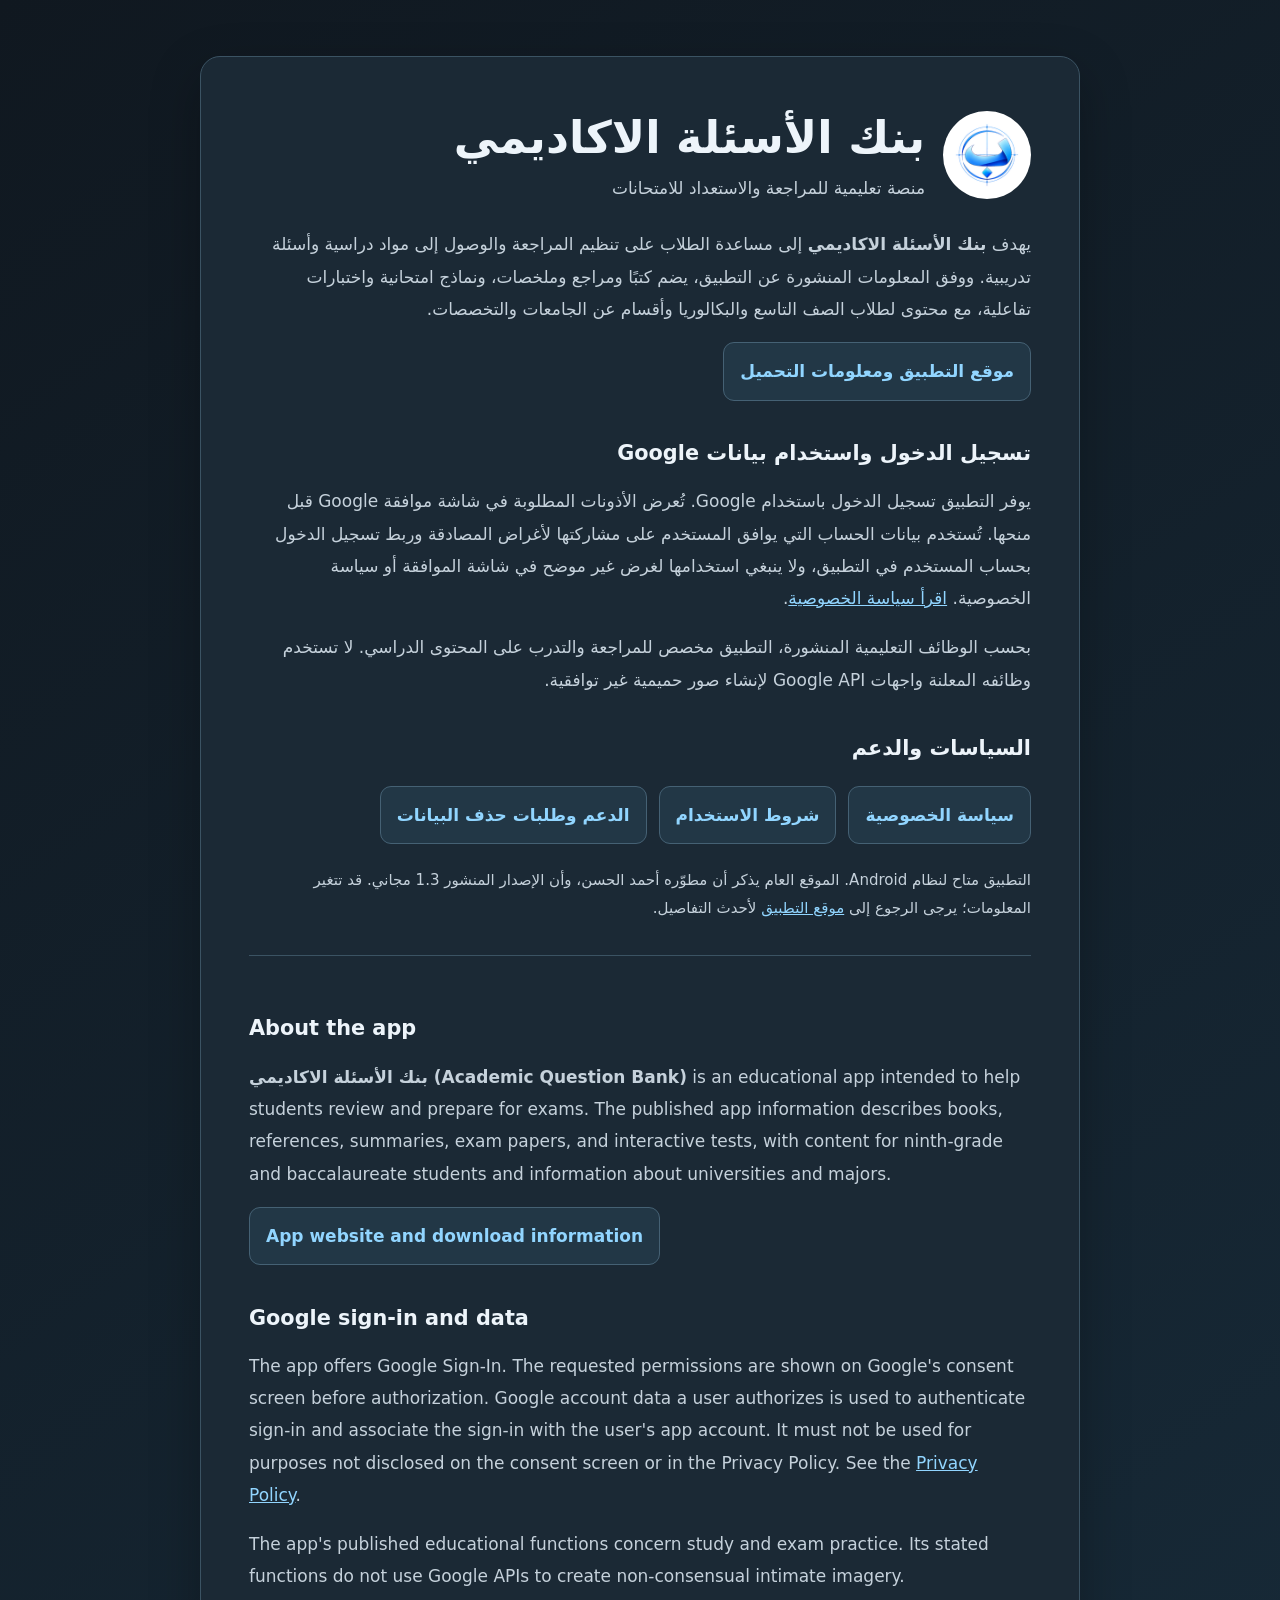
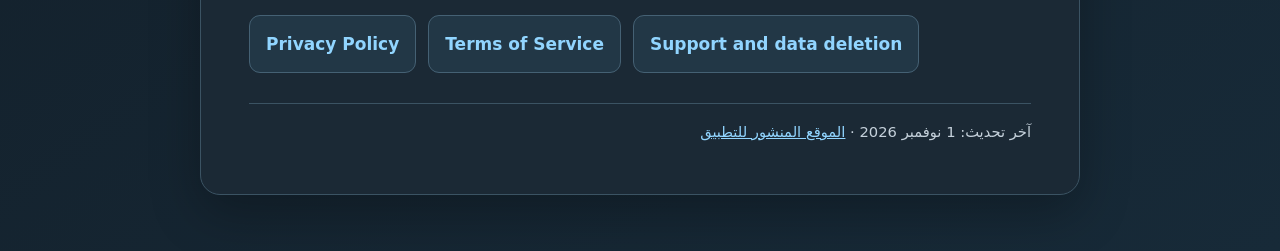
<file: index.html>
<!doctype html>
<html lang="ar" dir="rtl"><head><meta charset="utf-8"><meta name="viewport" content="width=device-width,initial-scale=1"><meta name="google-site-verification" content="xppx47nqivsazatY1pl3DS8NKEHltFg70wa44VmOESo"><meta name="description" content="بنك الأسئلة الاكاديمي تطبيق تعليمي لمساعدة الطلاب على المراجعة والتدرب على الأسئلة والاختبارات."><meta name="theme-color" content="#101820"><title>بنك الأسئلة الاكاديمي | الموقع الرسمي</title><link rel="icon" href="assets/app-logo.png"><link rel="stylesheet" href="assets/site.css"></head><body><main><article class="card"><header class="brand"><img class="logo" src="assets/app-logo.png" alt="شعار بنك الأسئلة الاكاديمي"><div><h1>بنك الأسئلة الاكاديمي</h1><p class="brand-label">منصة تعليمية للمراجعة والاستعداد للامتحانات</p></div></header><p>يهدف <strong>بنك الأسئلة الاكاديمي</strong> إلى مساعدة الطلاب على تنظيم المراجعة والوصول إلى مواد دراسية وأسئلة تدريبية. ووفق المعلومات المنشورة عن التطبيق، يضم كتبًا ومراجع وملخصات، ونماذج امتحانية واختبارات تفاعلية، مع محتوى لطلاب الصف التاسع والبكالوريا وأقسام عن الجامعات والتخصصات.</p><p><a class="button" href="https://aqb-beta.vercel.app/">موقع التطبيق ومعلومات التحميل</a></p><h2>تسجيل الدخول واستخدام بيانات Google</h2><p>يوفر التطبيق تسجيل الدخول باستخدام Google. تُعرض الأذونات المطلوبة في شاشة موافقة Google قبل منحها. تُستخدم بيانات الحساب التي يوافق المستخدم على مشاركتها لأغراض المصادقة وربط تسجيل الدخول بحساب المستخدم في التطبيق، ولا ينبغي استخدامها لغرض غير موضح في شاشة الموافقة أو سياسة الخصوصية. <a href="privacy.html">اقرأ سياسة الخصوصية</a>.</p><p>بحسب الوظائف التعليمية المنشورة، التطبيق مخصص للمراجعة والتدرب على المحتوى الدراسي. لا تستخدم وظائفه المعلنة واجهات Google API لإنشاء صور حميمية غير توافقية.</p><h2>السياسات والدعم</h2><nav class="links" aria-label="روابط السياسات والدعم"><a href="privacy.html">سياسة الخصوصية</a><a href="terms.html">شروط الاستخدام</a><a href="support.html">الدعم وطلبات حذف البيانات</a></nav><p class="small">التطبيق متاح لنظام Android. الموقع العام يذكر أن مطوّره أحمد الحسن، وأن الإصدار المنشور 1.3 مجاني. قد تتغير المعلومات؛ يرجى الرجوع إلى <a href="https://aqb-beta.vercel.app/">موقع التطبيق</a> لأحدث التفاصيل.</p><div class="en" lang="en"><h2>About the app</h2><p><strong>بنك الأسئلة الاكاديمي (Academic Question Bank)</strong> is an educational app intended to help students review and prepare for exams. The published app information describes books, references, summaries, exam papers, and interactive tests, with content for ninth-grade and baccalaureate students and information about universities and majors.</p><p><a class="button" href="https://aqb-beta.vercel.app/">App website and download information</a></p><h2>Google sign-in and data</h2><p>The app offers Google Sign-In. The requested permissions are shown on Google's consent screen before authorization. Google account data a user authorizes is used to authenticate sign-in and associate the sign-in with the user's app account. It must not be used for purposes not disclosed on the consent screen or in the Privacy Policy. See the <a href="privacy.html">Privacy Policy</a>.</p><p>The app's published educational functions concern study and exam practice. Its stated functions do not use Google APIs to create non-consensual intimate imagery.</p><nav class="links"><a href="privacy.html">Privacy Policy</a><a href="terms.html">Terms of Service</a><a href="support.html">Support and data deletion</a></nav></div><footer>آخر تحديث: 1 نوفمبر 2026 · <a href="https://aqb-beta.vercel.app/">الموقع المنشور للتطبيق</a></footer></article></main></body></html>
</file>
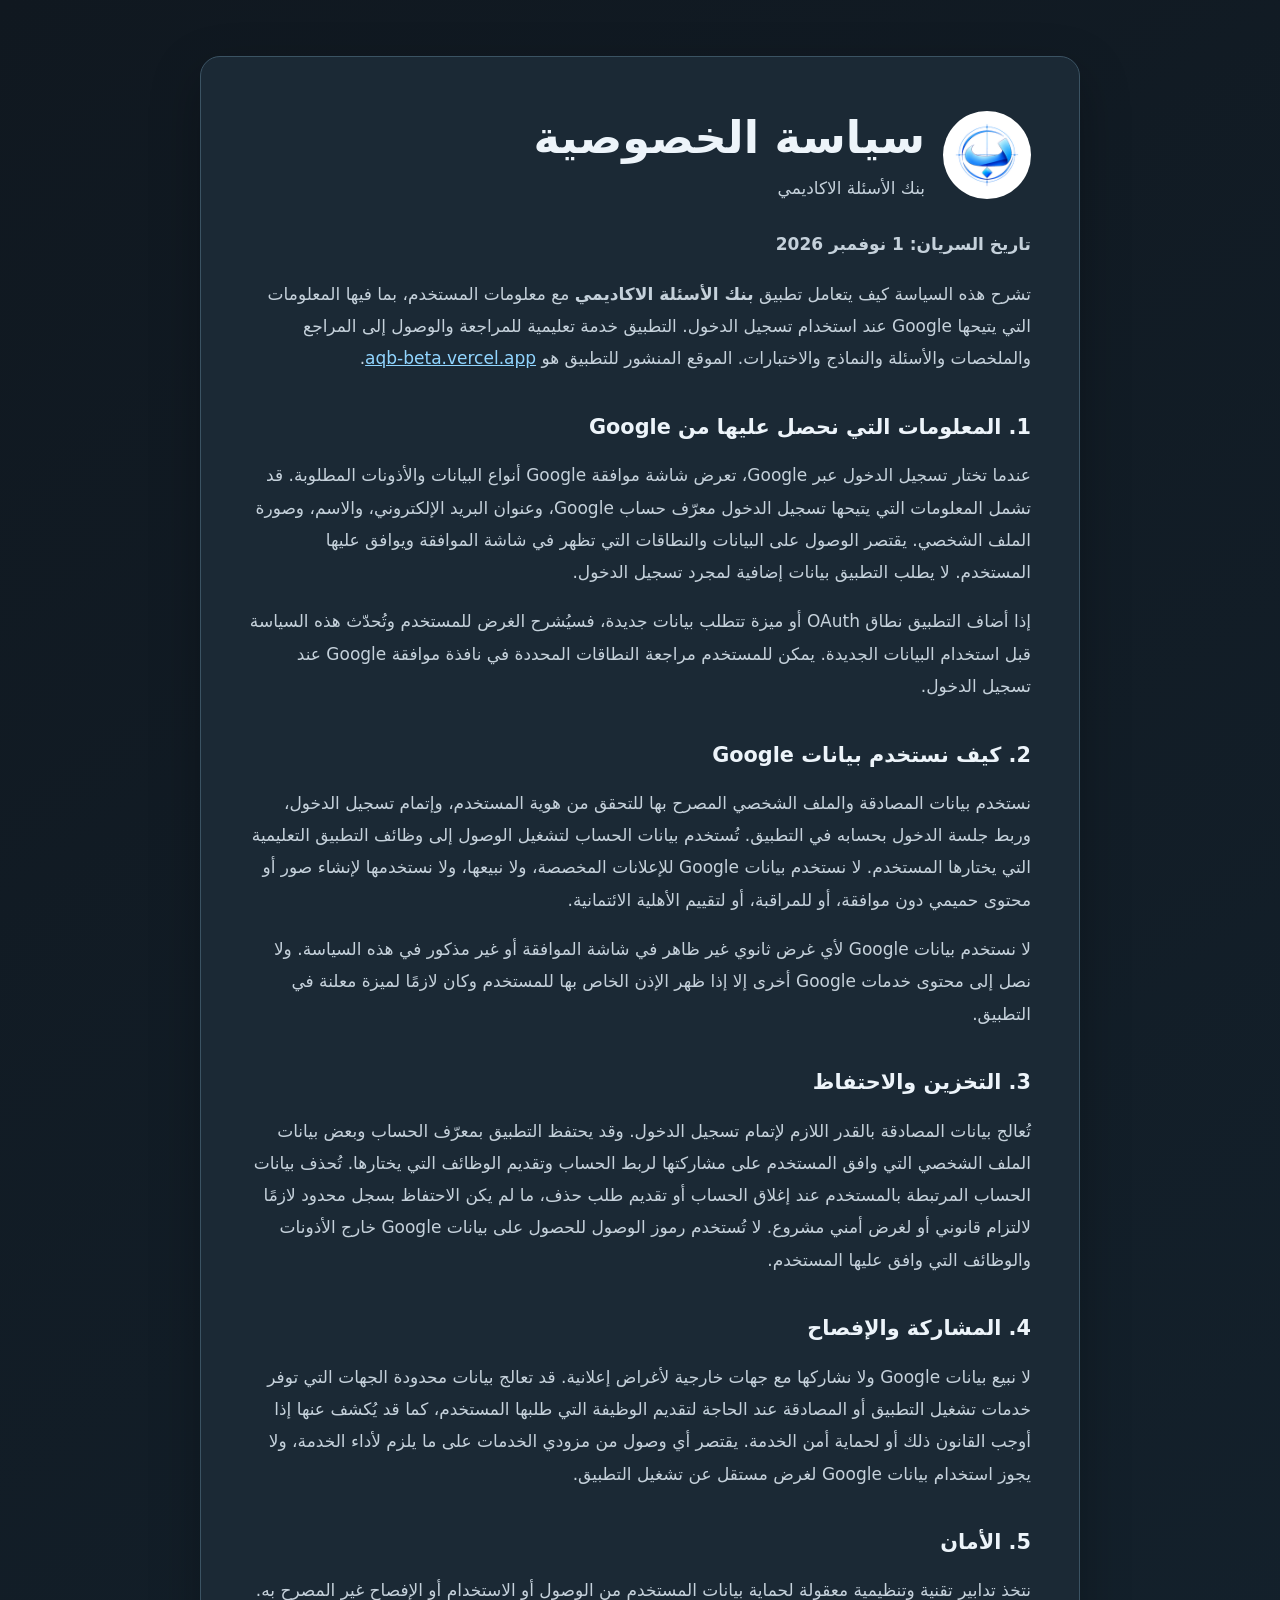
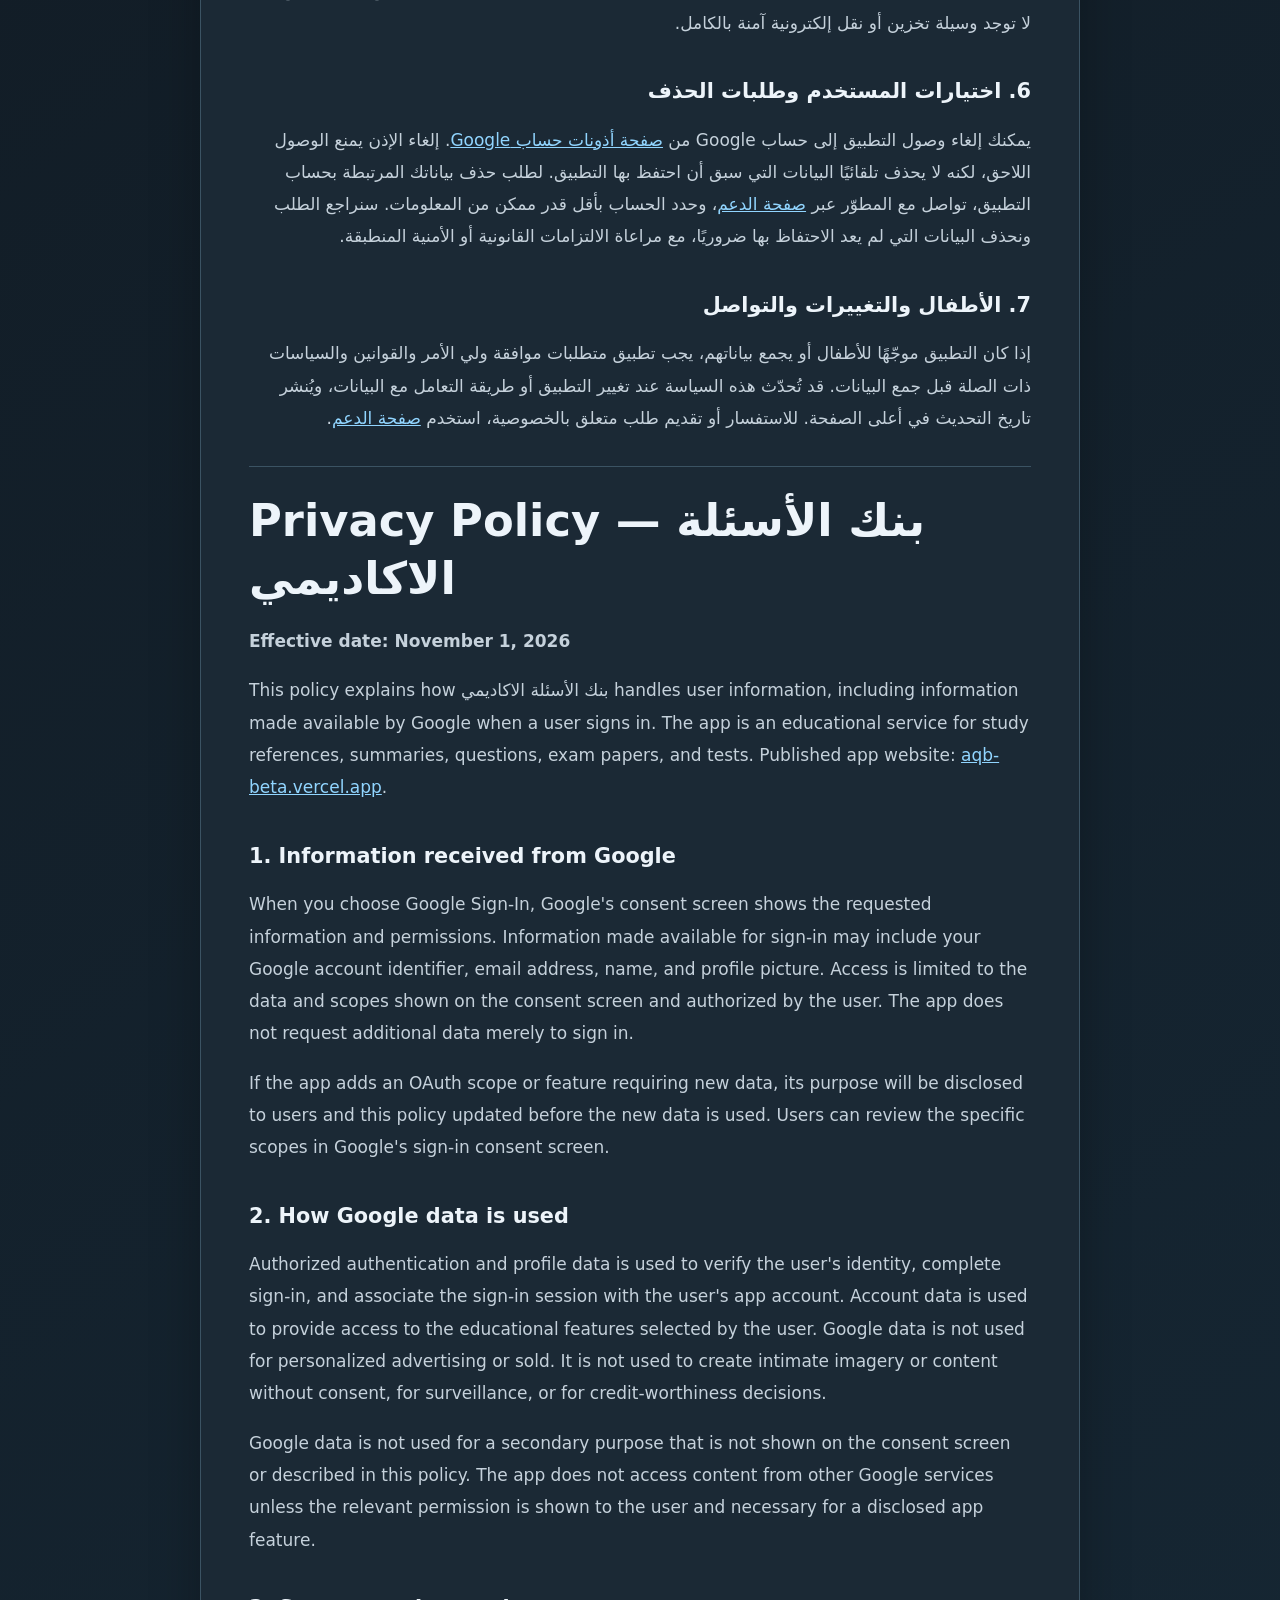
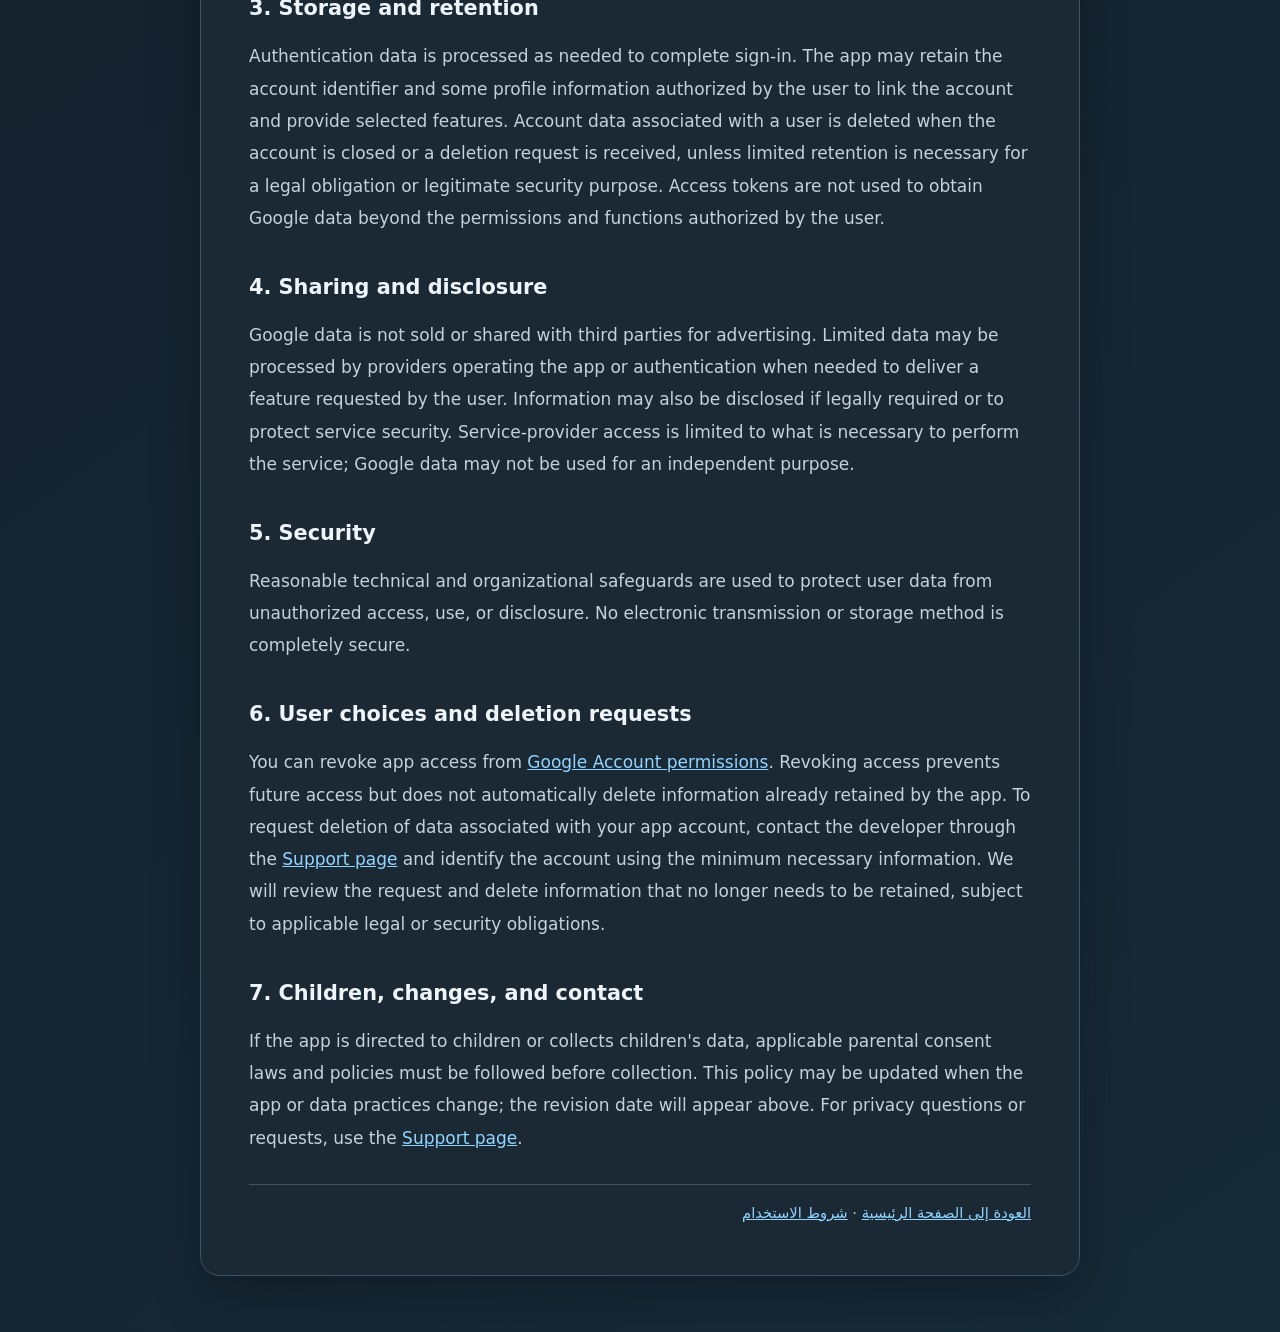
<file: privacy.html>
<!doctype html>
<html lang="ar" dir="rtl"><head><meta charset="utf-8"><meta name="viewport" content="width=device-width,initial-scale=1"><meta name="description" content="سياسة خصوصية بنك الأسئلة الاكاديمي: بيانات تسجيل الدخول باستخدام Google، أغراض استخدامها، الاحتفاظ بها وحقوق المستخدم."><meta name="theme-color" content="#101820"><title>سياسة الخصوصية | بنك الأسئلة الاكاديمي</title><link rel="icon" href="assets/app-logo.png"><link rel="stylesheet" href="assets/site.css"></head><body><main><article class="card"><header class="brand"><img class="logo" src="assets/app-logo.png" alt="شعار بنك الأسئلة الاكاديمي"><div><h1>سياسة الخصوصية</h1><p class="brand-label">بنك الأسئلة الاكاديمي</p></div></header><p><strong>تاريخ السريان: 1 نوفمبر 2026</strong></p><p>تشرح هذه السياسة كيف يتعامل تطبيق <strong>بنك الأسئلة الاكاديمي</strong> مع معلومات المستخدم، بما فيها المعلومات التي يتيحها Google عند استخدام تسجيل الدخول. التطبيق خدمة تعليمية للمراجعة والوصول إلى المراجع والملخصات والأسئلة والنماذج والاختبارات. الموقع المنشور للتطبيق هو <a href="https://aqb-beta.vercel.app/">aqb-beta.vercel.app</a>.</p><h2>1. المعلومات التي نحصل عليها من Google</h2><p>عندما تختار تسجيل الدخول عبر Google، تعرض شاشة موافقة Google أنواع البيانات والأذونات المطلوبة. قد تشمل المعلومات التي يتيحها تسجيل الدخول معرّف حساب Google، وعنوان البريد الإلكتروني، والاسم، وصورة الملف الشخصي. يقتصر الوصول على البيانات والنطاقات التي تظهر في شاشة الموافقة ويوافق عليها المستخدم. لا يطلب التطبيق بيانات إضافية لمجرد تسجيل الدخول.</p><p>إذا أضاف التطبيق نطاق OAuth أو ميزة تتطلب بيانات جديدة، فسيُشرح الغرض للمستخدم وتُحدّث هذه السياسة قبل استخدام البيانات الجديدة. يمكن للمستخدم مراجعة النطاقات المحددة في نافذة موافقة Google عند تسجيل الدخول.</p><h2>2. كيف نستخدم بيانات Google</h2><p>نستخدم بيانات المصادقة والملف الشخصي المصرح بها للتحقق من هوية المستخدم، وإتمام تسجيل الدخول، وربط جلسة الدخول بحسابه في التطبيق. تُستخدم بيانات الحساب لتشغيل الوصول إلى وظائف التطبيق التعليمية التي يختارها المستخدم. لا نستخدم بيانات Google للإعلانات المخصصة، ولا نبيعها، ولا نستخدمها لإنشاء صور أو محتوى حميمي دون موافقة، أو للمراقبة، أو لتقييم الأهلية الائتمانية.</p><p>لا نستخدم بيانات Google لأي غرض ثانوي غير ظاهر في شاشة الموافقة أو غير مذكور في هذه السياسة. ولا نصل إلى محتوى خدمات Google أخرى إلا إذا ظهر الإذن الخاص بها للمستخدم وكان لازمًا لميزة معلنة في التطبيق.</p><h2>3. التخزين والاحتفاظ</h2><p>تُعالج بيانات المصادقة بالقدر اللازم لإتمام تسجيل الدخول. وقد يحتفظ التطبيق بمعرّف الحساب وبعض بيانات الملف الشخصي التي وافق المستخدم على مشاركتها لربط الحساب وتقديم الوظائف التي يختارها. تُحذف بيانات الحساب المرتبطة بالمستخدم عند إغلاق الحساب أو تقديم طلب حذف، ما لم يكن الاحتفاظ بسجل محدود لازمًا لالتزام قانوني أو لغرض أمني مشروع. لا تُستخدم رموز الوصول للحصول على بيانات Google خارج الأذونات والوظائف التي وافق عليها المستخدم.</p><h2>4. المشاركة والإفصاح</h2><p>لا نبيع بيانات Google ولا نشاركها مع جهات خارجية لأغراض إعلانية. قد تعالج بيانات محدودة الجهات التي توفر خدمات تشغيل التطبيق أو المصادقة عند الحاجة لتقديم الوظيفة التي طلبها المستخدم، كما قد يُكشف عنها إذا أوجب القانون ذلك أو لحماية أمن الخدمة. يقتصر أي وصول من مزودي الخدمات على ما يلزم لأداء الخدمة، ولا يجوز استخدام بيانات Google لغرض مستقل عن تشغيل التطبيق.</p><h2>5. الأمان</h2><p>نتخذ تدابير تقنية وتنظيمية معقولة لحماية بيانات المستخدم من الوصول أو الاستخدام أو الإفصاح غير المصرح به. لا توجد وسيلة تخزين أو نقل إلكترونية آمنة بالكامل.</p><h2>6. اختيارات المستخدم وطلبات الحذف</h2><p>يمكنك إلغاء وصول التطبيق إلى حساب Google من <a href="https://myaccount.google.com/permissions">صفحة أذونات حساب Google</a>. إلغاء الإذن يمنع الوصول اللاحق، لكنه لا يحذف تلقائيًا البيانات التي سبق أن احتفظ بها التطبيق. لطلب حذف بياناتك المرتبطة بحساب التطبيق، تواصل مع المطوّر عبر <a href="support.html">صفحة الدعم</a>، وحدد الحساب بأقل قدر ممكن من المعلومات. سنراجع الطلب ونحذف البيانات التي لم يعد الاحتفاظ بها ضروريًا، مع مراعاة الالتزامات القانونية أو الأمنية المنطبقة.</p><h2>7. الأطفال والتغييرات والتواصل</h2><p>إذا كان التطبيق موجّهًا للأطفال أو يجمع بياناتهم، يجب تطبيق متطلبات موافقة ولي الأمر والقوانين والسياسات ذات الصلة قبل جمع البيانات. قد تُحدّث هذه السياسة عند تغيير التطبيق أو طريقة التعامل مع البيانات، ويُنشر تاريخ التحديث في أعلى الصفحة. للاستفسار أو تقديم طلب متعلق بالخصوصية، استخدم <a href="support.html">صفحة الدعم</a>.</p><div class="en" lang="en"><h1>Privacy Policy — بنك الأسئلة الاكاديمي</h1><p><strong>Effective date: November 1, 2026</strong></p><p>This policy explains how بنك الأسئلة الاكاديمي handles user information, including information made available by Google when a user signs in. The app is an educational service for study references, summaries, questions, exam papers, and tests. Published app website: <a href="https://aqb-beta.vercel.app/">aqb-beta.vercel.app</a>.</p><h2>1. Information received from Google</h2><p>When you choose Google Sign-In, Google's consent screen shows the requested information and permissions. Information made available for sign-in may include your Google account identifier, email address, name, and profile picture. Access is limited to the data and scopes shown on the consent screen and authorized by the user. The app does not request additional data merely to sign in.</p><p>If the app adds an OAuth scope or feature requiring new data, its purpose will be disclosed to users and this policy updated before the new data is used. Users can review the specific scopes in Google's sign-in consent screen.</p><h2>2. How Google data is used</h2><p>Authorized authentication and profile data is used to verify the user's identity, complete sign-in, and associate the sign-in session with the user's app account. Account data is used to provide access to the educational features selected by the user. Google data is not used for personalized advertising or sold. It is not used to create intimate imagery or content without consent, for surveillance, or for credit-worthiness decisions.</p><p>Google data is not used for a secondary purpose that is not shown on the consent screen or described in this policy. The app does not access content from other Google services unless the relevant permission is shown to the user and necessary for a disclosed app feature.</p><h2>3. Storage and retention</h2><p>Authentication data is processed as needed to complete sign-in. The app may retain the account identifier and some profile information authorized by the user to link the account and provide selected features. Account data associated with a user is deleted when the account is closed or a deletion request is received, unless limited retention is necessary for a legal obligation or legitimate security purpose. Access tokens are not used to obtain Google data beyond the permissions and functions authorized by the user.</p><h2>4. Sharing and disclosure</h2><p>Google data is not sold or shared with third parties for advertising. Limited data may be processed by providers operating the app or authentication when needed to deliver a feature requested by the user. Information may also be disclosed if legally required or to protect service security. Service-provider access is limited to what is necessary to perform the service; Google data may not be used for an independent purpose.</p><h2>5. Security</h2><p>Reasonable technical and organizational safeguards are used to protect user data from unauthorized access, use, or disclosure. No electronic transmission or storage method is completely secure.</p><h2>6. User choices and deletion requests</h2><p>You can revoke app access from <a href="https://myaccount.google.com/permissions">Google Account permissions</a>. Revoking access prevents future access but does not automatically delete information already retained by the app. To request deletion of data associated with your app account, contact the developer through the <a href="support.html">Support page</a> and identify the account using the minimum necessary information. We will review the request and delete information that no longer needs to be retained, subject to applicable legal or security obligations.</p><h2>7. Children, changes, and contact</h2><p>If the app is directed to children or collects children's data, applicable parental consent laws and policies must be followed before collection. This policy may be updated when the app or data practices change; the revision date will appear above. For privacy questions or requests, use the <a href="support.html">Support page</a>.</p></div><footer><a href="index.html">العودة إلى الصفحة الرئيسية</a> · <a href="terms.html">شروط الاستخدام</a></footer></article></main></body></html>
</file>
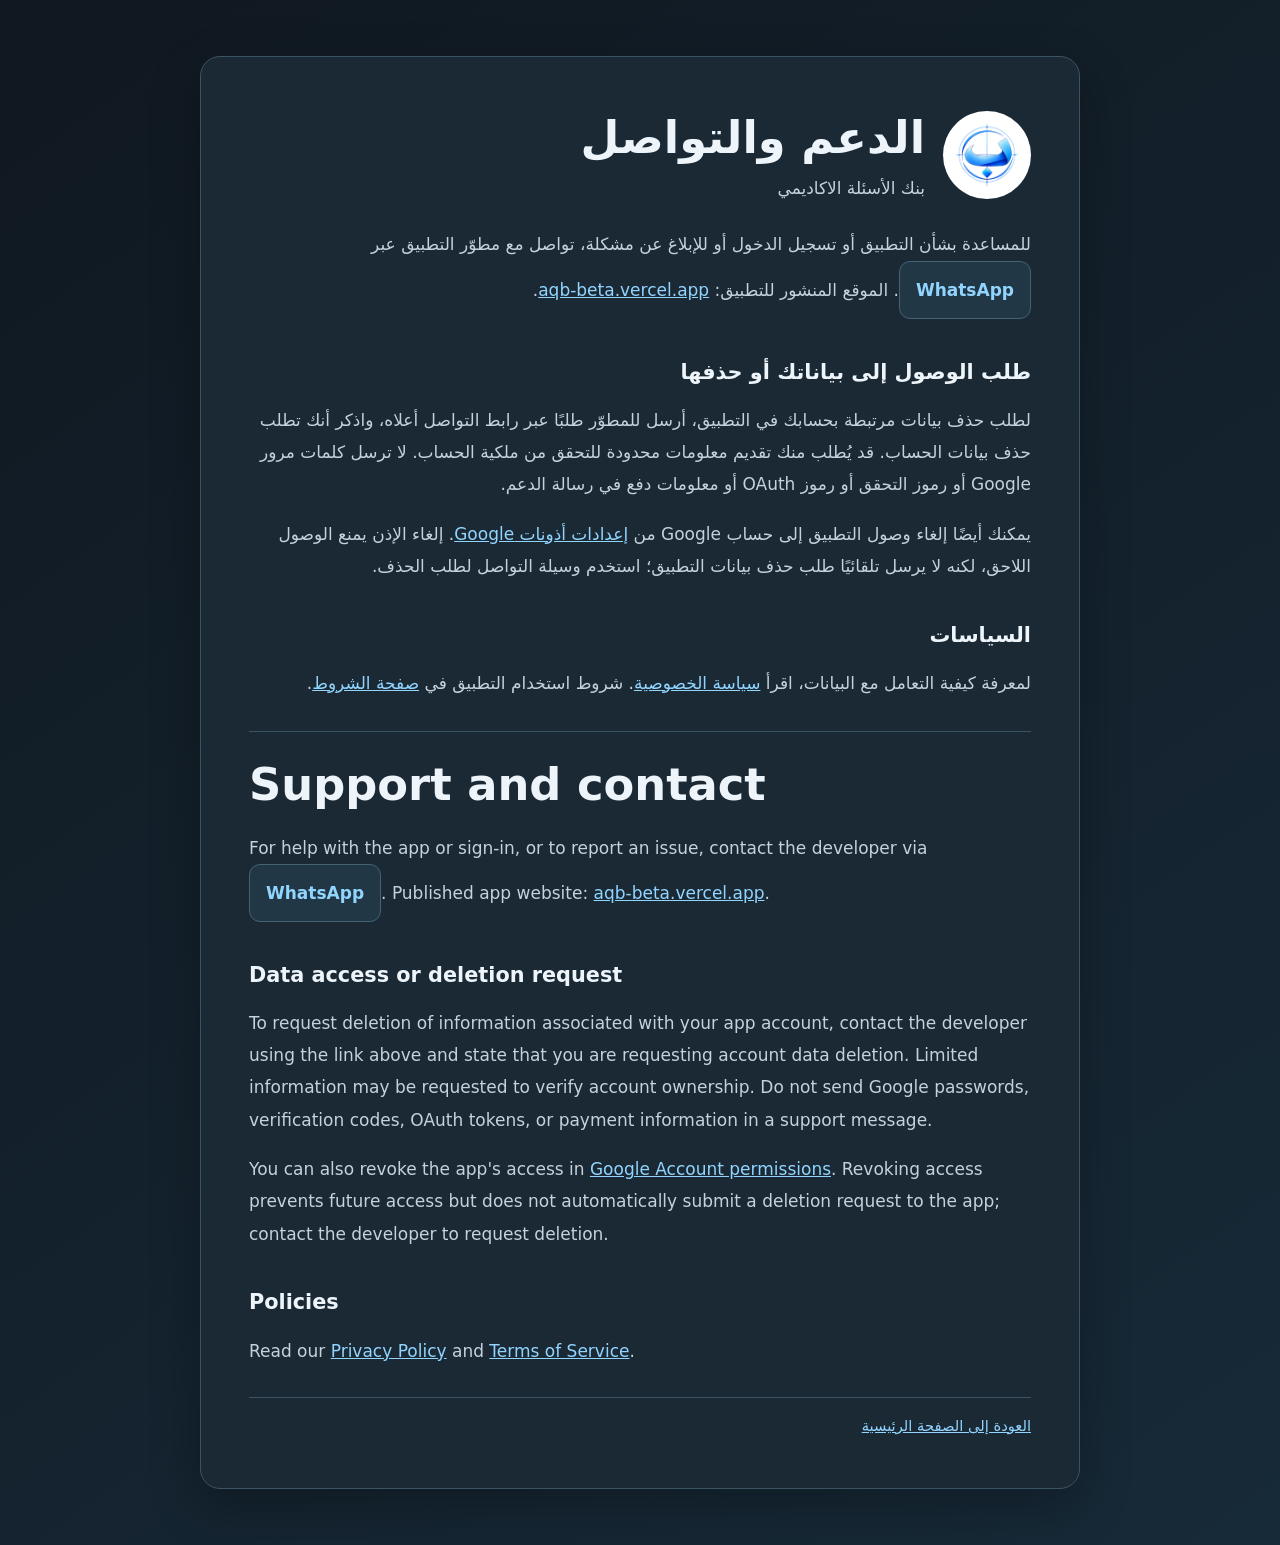
<file: support.html>
<!doctype html>
<html lang="ar" dir="rtl"><head><meta charset="utf-8"><meta name="viewport" content="width=device-width,initial-scale=1"><meta name="description" content="الدعم والتواصل وطلبات حذف البيانات لتطبيق بنك الأسئلة الاكاديمي."><meta name="theme-color" content="#101820"><title>الدعم والتواصل | بنك الأسئلة الاكاديمي</title><link rel="icon" href="assets/app-logo.png"><link rel="stylesheet" href="assets/site.css"></head><body><main><article class="card"><header class="brand"><img class="logo" src="assets/app-logo.png" alt="شعار بنك الأسئلة الاكاديمي"><div><h1>الدعم والتواصل</h1><p class="brand-label">بنك الأسئلة الاكاديمي</p></div></header><p>للمساعدة بشأن التطبيق أو تسجيل الدخول أو للإبلاغ عن مشكلة، تواصل مع مطوّر التطبيق عبر <a class="button" href="https://wa.me/963984543185">WhatsApp</a>. الموقع المنشور للتطبيق: <a href="https://aqb-beta.vercel.app/">aqb-beta.vercel.app</a>.</p><h2>طلب الوصول إلى بياناتك أو حذفها</h2><p>لطلب حذف بيانات مرتبطة بحسابك في التطبيق، أرسل للمطوّر طلبًا عبر رابط التواصل أعلاه، واذكر أنك تطلب حذف بيانات الحساب. قد يُطلب منك تقديم معلومات محدودة للتحقق من ملكية الحساب. لا ترسل كلمات مرور Google أو رموز التحقق أو رموز OAuth أو معلومات دفع في رسالة الدعم.</p><p>يمكنك أيضًا إلغاء وصول التطبيق إلى حساب Google من <a href="https://myaccount.google.com/permissions">إعدادات أذونات Google</a>. إلغاء الإذن يمنع الوصول اللاحق، لكنه لا يرسل تلقائيًا طلب حذف بيانات التطبيق؛ استخدم وسيلة التواصل لطلب الحذف.</p><h2>السياسات</h2><p>لمعرفة كيفية التعامل مع البيانات، اقرأ <a href="privacy.html">سياسة الخصوصية</a>. شروط استخدام التطبيق في <a href="terms.html">صفحة الشروط</a>.</p><div class="en" lang="en"><h1>Support and contact</h1><p>For help with the app or sign-in, or to report an issue, contact the developer via <a class="button" href="https://wa.me/963984543185">WhatsApp</a>. Published app website: <a href="https://aqb-beta.vercel.app/">aqb-beta.vercel.app</a>.</p><h2>Data access or deletion request</h2><p>To request deletion of information associated with your app account, contact the developer using the link above and state that you are requesting account data deletion. Limited information may be requested to verify account ownership. Do not send Google passwords, verification codes, OAuth tokens, or payment information in a support message.</p><p>You can also revoke the app's access in <a href="https://myaccount.google.com/permissions">Google Account permissions</a>. Revoking access prevents future access but does not automatically submit a deletion request to the app; contact the developer to request deletion.</p><h2>Policies</h2><p>Read our <a href="privacy.html">Privacy Policy</a> and <a href="terms.html">Terms of Service</a>.</p></div><footer><a href="index.html">العودة إلى الصفحة الرئيسية</a></footer></article></main></body></html>
</file>
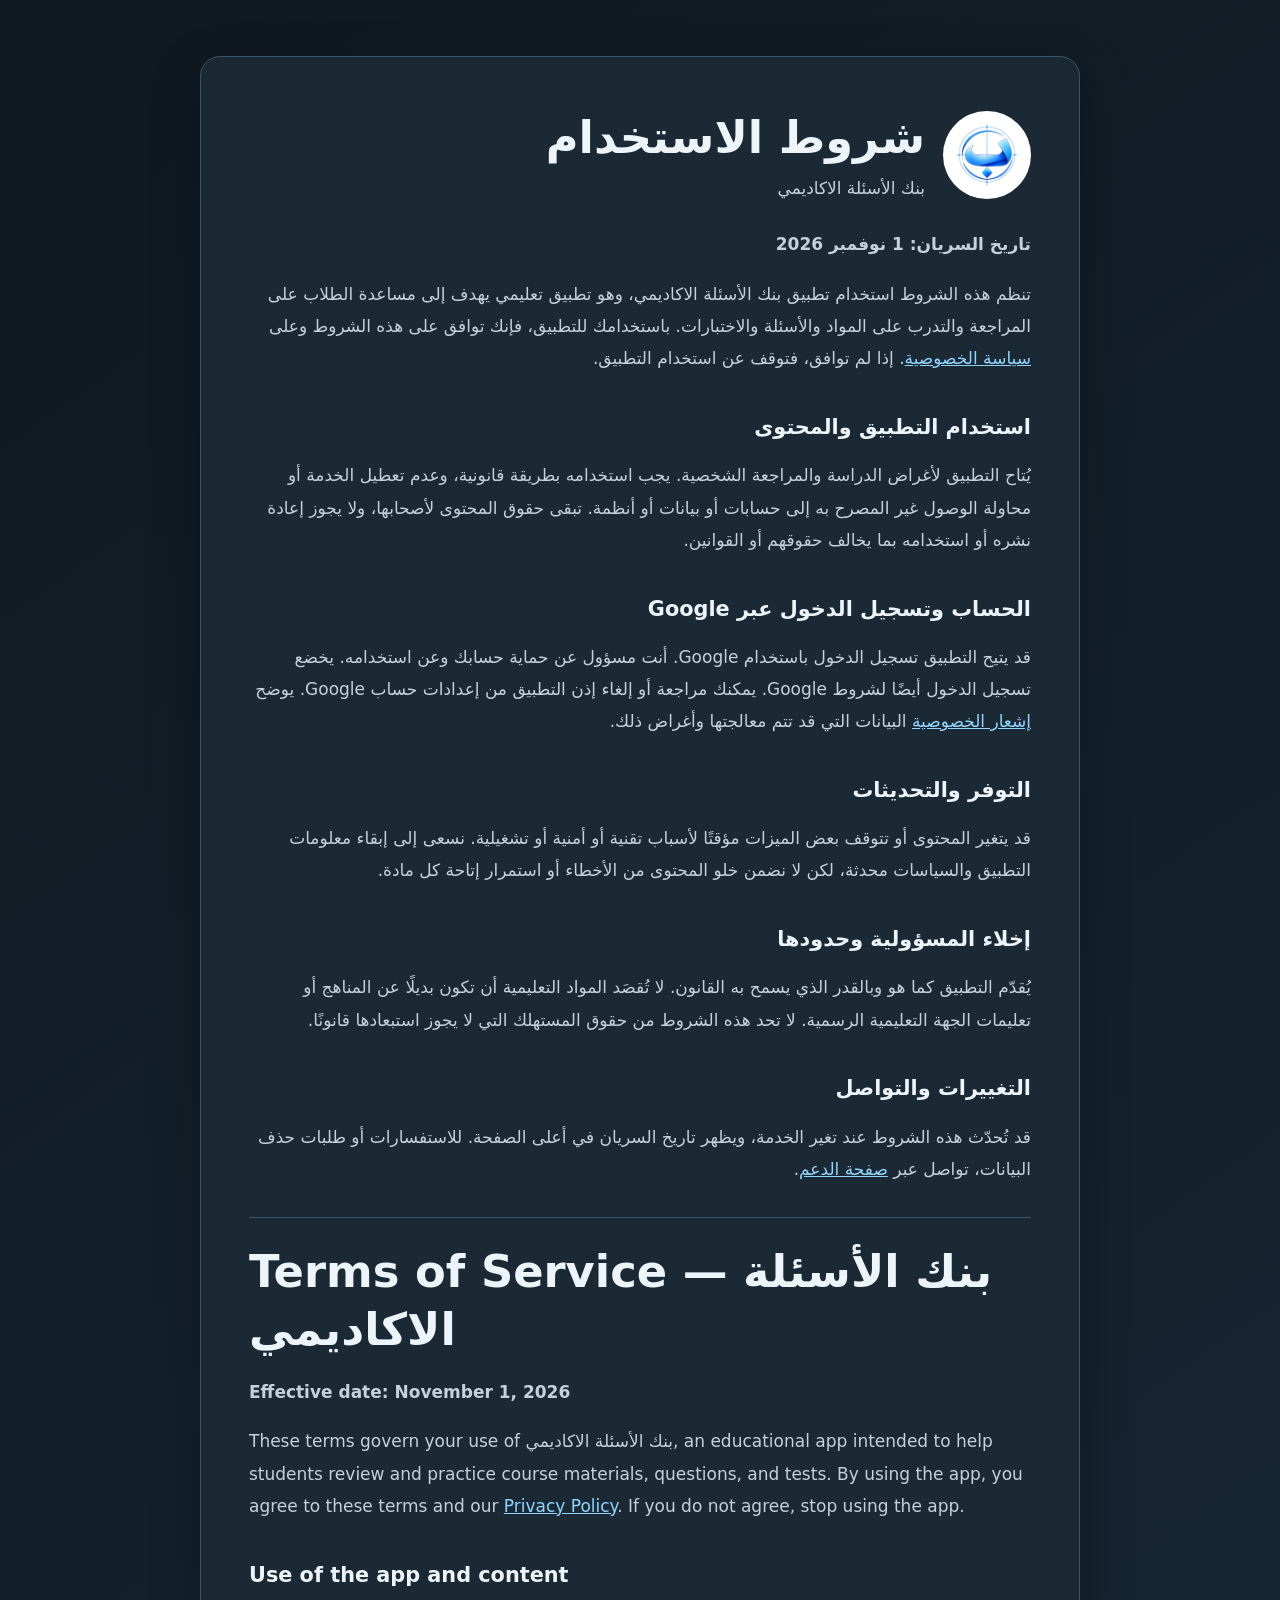
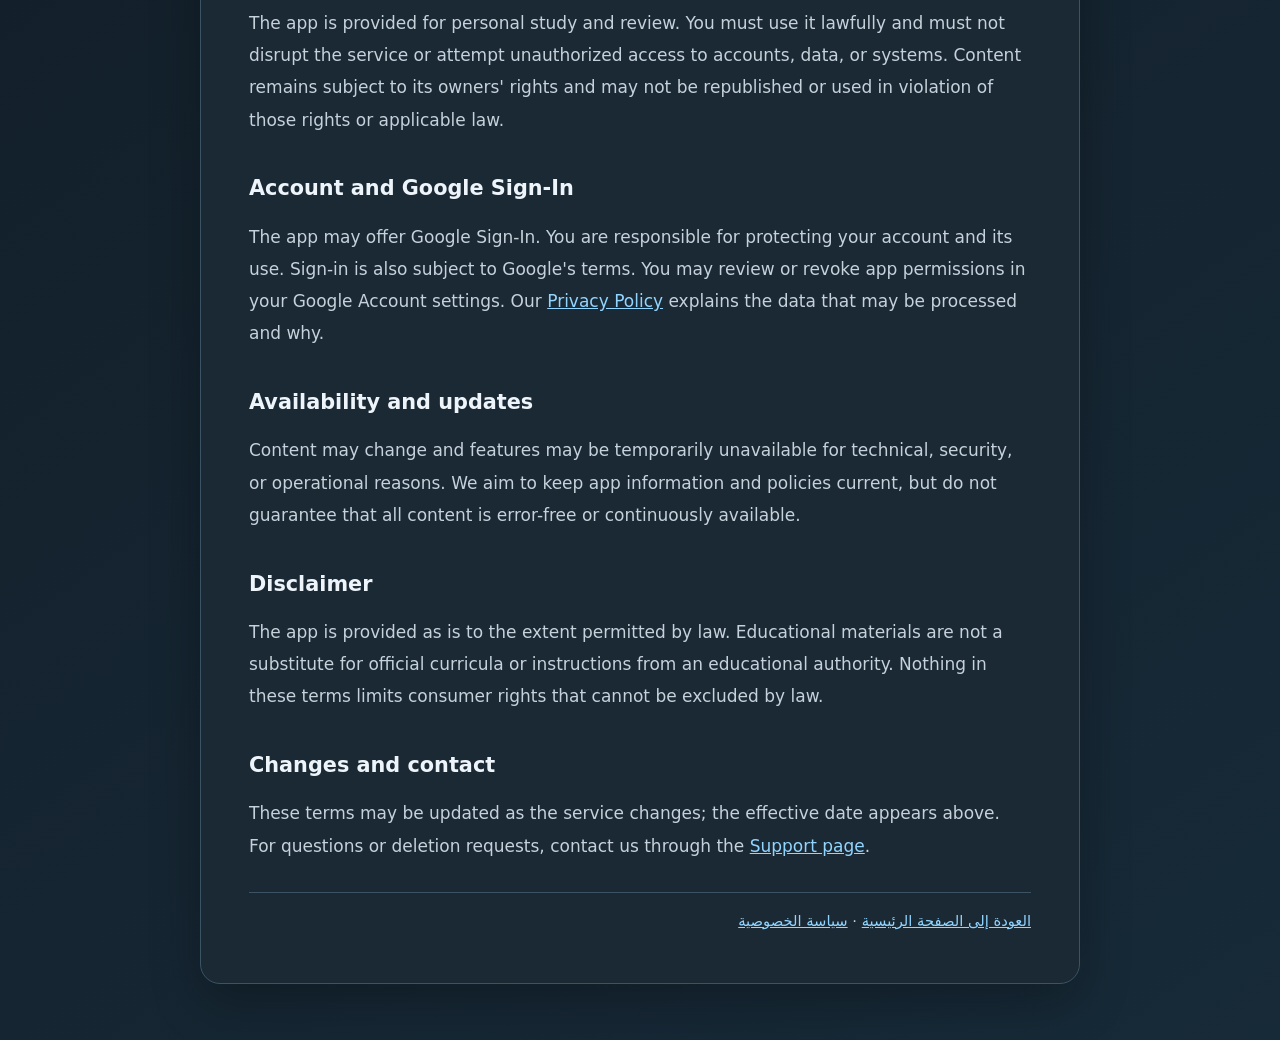
<file: terms.html>
<!doctype html>
<html lang="ar" dir="rtl"><head><meta charset="utf-8"><meta name="viewport" content="width=device-width,initial-scale=1"><meta name="description" content="شروط استخدام تطبيق بنك الأسئلة الاكاديمي التعليمي."><meta name="theme-color" content="#101820"><title>شروط الاستخدام | بنك الأسئلة الاكاديمي</title><link rel="icon" href="assets/app-logo.png"><link rel="stylesheet" href="assets/site.css"></head><body><main><article class="card"><header class="brand"><img class="logo" src="assets/app-logo.png" alt="شعار بنك الأسئلة الاكاديمي"><div><h1>شروط الاستخدام</h1><p class="brand-label">بنك الأسئلة الاكاديمي</p></div></header><p><strong>تاريخ السريان: 1 نوفمبر 2026</strong></p><p>تنظم هذه الشروط استخدام تطبيق بنك الأسئلة الاكاديمي، وهو تطبيق تعليمي يهدف إلى مساعدة الطلاب على المراجعة والتدرب على المواد والأسئلة والاختبارات. باستخدامك للتطبيق، فإنك توافق على هذه الشروط وعلى <a href="privacy.html">سياسة الخصوصية</a>. إذا لم توافق، فتوقف عن استخدام التطبيق.</p><h2>استخدام التطبيق والمحتوى</h2><p>يُتاح التطبيق لأغراض الدراسة والمراجعة الشخصية. يجب استخدامه بطريقة قانونية، وعدم تعطيل الخدمة أو محاولة الوصول غير المصرح به إلى حسابات أو بيانات أو أنظمة. تبقى حقوق المحتوى لأصحابها، ولا يجوز إعادة نشره أو استخدامه بما يخالف حقوقهم أو القوانين.</p><h2>الحساب وتسجيل الدخول عبر Google</h2><p>قد يتيح التطبيق تسجيل الدخول باستخدام Google. أنت مسؤول عن حماية حسابك وعن استخدامه. يخضع تسجيل الدخول أيضًا لشروط Google. يمكنك مراجعة أو إلغاء إذن التطبيق من إعدادات حساب Google. يوضح <a href="privacy.html">إشعار الخصوصية</a> البيانات التي قد تتم معالجتها وأغراض ذلك.</p><h2>التوفر والتحديثات</h2><p>قد يتغير المحتوى أو تتوقف بعض الميزات مؤقتًا لأسباب تقنية أو أمنية أو تشغيلية. نسعى إلى إبقاء معلومات التطبيق والسياسات محدثة، لكن لا نضمن خلو المحتوى من الأخطاء أو استمرار إتاحة كل مادة.</p><h2>إخلاء المسؤولية وحدودها</h2><p>يُقدّم التطبيق كما هو وبالقدر الذي يسمح به القانون. لا تُقصَد المواد التعليمية أن تكون بديلًا عن المناهج أو تعليمات الجهة التعليمية الرسمية. لا تحد هذه الشروط من حقوق المستهلك التي لا يجوز استبعادها قانونًا.</p><h2>التغييرات والتواصل</h2><p>قد تُحدّث هذه الشروط عند تغير الخدمة، ويظهر تاريخ السريان في أعلى الصفحة. للاستفسارات أو طلبات حذف البيانات، تواصل عبر <a href="support.html">صفحة الدعم</a>.</p><div class="en" lang="en"><h1>Terms of Service — بنك الأسئلة الاكاديمي</h1><p><strong>Effective date: November 1, 2026</strong></p><p>These terms govern your use of بنك الأسئلة الاكاديمي, an educational app intended to help students review and practice course materials, questions, and tests. By using the app, you agree to these terms and our <a href="privacy.html">Privacy Policy</a>. If you do not agree, stop using the app.</p><h2>Use of the app and content</h2><p>The app is provided for personal study and review. You must use it lawfully and must not disrupt the service or attempt unauthorized access to accounts, data, or systems. Content remains subject to its owners' rights and may not be republished or used in violation of those rights or applicable law.</p><h2>Account and Google Sign-In</h2><p>The app may offer Google Sign-In. You are responsible for protecting your account and its use. Sign-in is also subject to Google's terms. You may review or revoke app permissions in your Google Account settings. Our <a href="privacy.html">Privacy Policy</a> explains the data that may be processed and why.</p><h2>Availability and updates</h2><p>Content may change and features may be temporarily unavailable for technical, security, or operational reasons. We aim to keep app information and policies current, but do not guarantee that all content is error-free or continuously available.</p><h2>Disclaimer</h2><p>The app is provided as is to the extent permitted by law. Educational materials are not a substitute for official curricula or instructions from an educational authority. Nothing in these terms limits consumer rights that cannot be excluded by law.</p><h2>Changes and contact</h2><p>These terms may be updated as the service changes; the effective date appears above. For questions or deletion requests, contact us through the <a href="support.html">Support page</a>.</p></div><footer><a href="index.html">العودة إلى الصفحة الرئيسية</a> · <a href="privacy.html">سياسة الخصوصية</a></footer></article></main></body></html>
</file>
<file: assets/site.css>
*{box-sizing:border-box} :root{color-scheme:dark;--bg:#101820;--panel:#1b2935;--text:#edf4fa;--muted:#c5d1db;--line:#3b5363;--accent:#91d5ff} body{margin:0;background:linear-gradient(145deg,#101820,#172a38);color:var(--text);font:17px/1.9 system-ui,-apple-system,"Segoe UI",sans-serif}main{max-width:920px;margin:4vh auto;padding:20px}.card{background:var(--panel);border:1px solid var(--line);border-radius:20px;padding:clamp(22px,5vw,48px);box-shadow:0 18px 50px #0004}header.brand{display:flex;align-items:center;gap:18px;margin-bottom:24px}.logo{width:88px;height:88px;object-fit:contain;background:white;border-radius:50%;padding:4px}h1{font-size:clamp(1.8rem,5vw,2.8rem);line-height:1.3;margin:.1em 0}h2{font-size:1.3rem;line-height:1.45;margin:1.8em 0 .5em}p,li{color:var(--muted)}a{color:var(--accent)}nav.links{display:flex;flex-wrap:wrap;gap:12px;margin:22px 0}nav.links a,.button{display:inline-block;background:#223746;padding:12px 16px;border:1px solid #456174;border-radius:11px;text-decoration:none;font-weight:650}nav.links a:hover,.button:hover{background:#2d4659}.note{padding:14px 18px;border-right:4px solid #59a9dc;background:#223746;border-radius:8px}.en{direction:ltr;text-align:left;border-top:1px solid var(--line);margin-top:32px;padding-top:20px}.en p,.en li{text-align:left}footer{border-top:1px solid var(--line);margin-top:30px;padding-top:14px;color:var(--muted);font-size:.92rem}.small{font-size:.94rem;color:var(--muted)}.brand-label{color:var(--muted);margin:0}@media(max-width:560px){main{padding:12px}.logo{width:68px;height:68px}}
</file>
